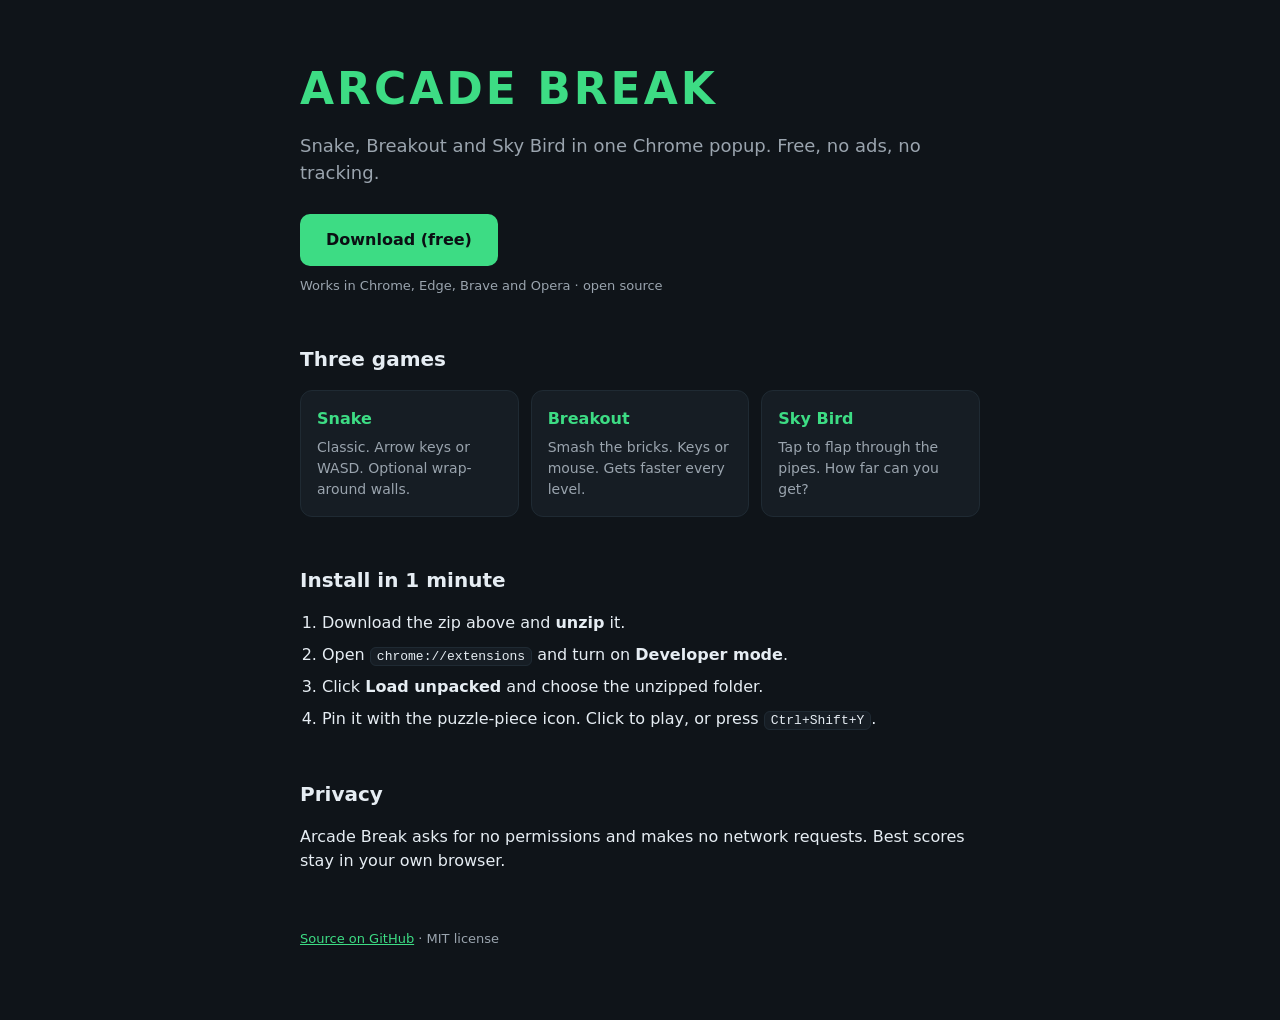
<file: docs/index.html>
﻿<!DOCTYPE html>
<html lang="en">
<head>
  <meta charset="UTF-8">
  <meta name="viewport" content="width=device-width, initial-scale=1">
  <title>Arcade Break</title>
  <meta name="description" content="Snake, Breakout and Sky Bird in one Chrome popup. Free, no ads, no tracking.">
  <style>
    :root { --bg:#0f1419; --card:#161d24; --line:#1f2a33; --text:#e6edf3; --muted:#9aa4ae; --green:#3ddc84; }
    * { box-sizing: border-box; margin: 0; padding: 0; }
    body { background: var(--bg); color: var(--text); font-family: "Segoe UI", system-ui, -apple-system, sans-serif; line-height: 1.5; }
    .wrap { max-width: 720px; margin: 0 auto; padding: 56px 20px 72px; }
    h1 { font-size: 44px; letter-spacing: 3px; color: var(--green); }
    .tag { margin-top: 10px; font-size: 18px; color: var(--muted); }
    .cta { display: inline-block; margin-top: 28px; padding: 14px 26px; font-weight: 700; font-size: 16px; color: #0b0f13; background: var(--green); border-radius: 10px; text-decoration: none; }
    .cta:hover { filter: brightness(1.08); }
    .sub { margin-top: 10px; font-size: 13px; color: var(--muted); }
    h2 { margin: 48px 0 16px; font-size: 20px; }
    .games { display: grid; grid-template-columns: repeat(auto-fit, minmax(190px, 1fr)); gap: 12px; }
    .card { background: var(--card); border: 1px solid var(--line); border-radius: 12px; padding: 16px; }
    .card b { color: var(--green); }
    .card p { margin-top: 6px; font-size: 14px; color: var(--muted); }
    ol { padding-left: 22px; }
    li { margin: 8px 0; }
    code { background: var(--card); border: 1px solid var(--line); border-radius: 6px; padding: 1px 6px; font-size: 13px; }
    a { color: var(--green); }
    footer { margin-top: 56px; font-size: 13px; color: var(--muted); }
  </style>
</head>
<body>
  <div class="wrap">
    <h1>ARCADE BREAK</h1>
    <p class="tag">Snake, Breakout and Sky Bird in one Chrome popup. Free, no ads, no tracking.</p>
    <a class="cta" href="https://github.com/theanamsaqib/arcade-break/releases/latest/download/arcade-break-extension.zip">Download (free)</a>
    <p class="sub">Works in Chrome, Edge, Brave and Opera &middot; open source</p>

    <h2>Three games</h2>
    <div class="games">
      <div class="card"><b>Snake</b><p>Classic. Arrow keys or WASD. Optional wrap-around walls.</p></div>
      <div class="card"><b>Breakout</b><p>Smash the bricks. Keys or mouse. Gets faster every level.</p></div>
      <div class="card"><b>Sky Bird</b><p>Tap to flap through the pipes. How far can you get?</p></div>
    </div>

    <h2>Install in 1 minute</h2>
    <ol>
      <li>Download the zip above and <b>unzip</b> it.</li>
      <li>Open <code>chrome://extensions</code> and turn on <b>Developer mode</b>.</li>
      <li>Click <b>Load unpacked</b> and choose the unzipped folder.</li>
      <li>Pin it with the puzzle-piece icon. Click to play, or press <code>Ctrl+Shift+Y</code>.</li>
    </ol>

    <h2>Privacy</h2>
    <p>Arcade Break asks for no permissions and makes no network requests. Best scores stay in your own browser.</p>

    <footer>
      <a href="https://github.com/theanamsaqib/arcade-break">Source on GitHub</a> &middot; MIT license
    </footer>
  </div>
</body>
</html>
</file>
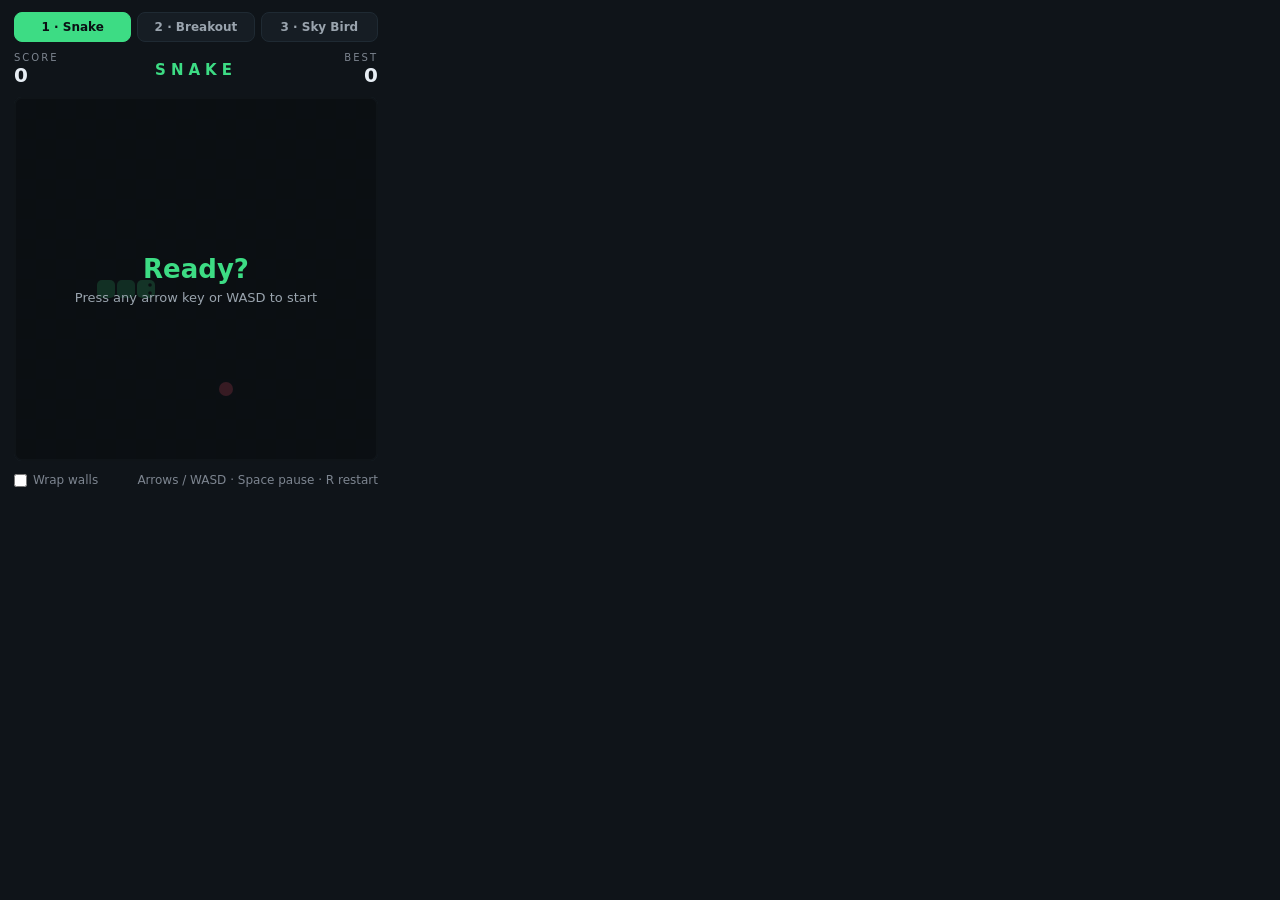
<file: popup.html>
<!DOCTYPE html>
<html lang="en">
<head>
  <meta charset="UTF-8">
  <title>Arcade Break</title>
  <link rel="stylesheet" href="popup.css">
</head>
<body>
  <div class="wrap">
    <nav class="tabs">
      <button class="tab" data-game="snake">1 &middot; Snake</button>
      <button class="tab" data-game="breakout">2 &middot; Breakout</button>
      <button class="tab" data-game="bird">3 &middot; Sky Bird</button>
    </nav>

    <header>
      <div class="stat"><span class="label">SCORE</span><span id="score">0</span></div>
      <div class="title" id="gameTitle">SNAKE</div>
      <div class="stat right"><span class="label">BEST</span><span id="best">0</span></div>
    </header>

    <div class="board" id="board">
      <canvas id="game" width="360" height="360"></canvas>
      <div id="overlay" class="overlay hidden">
        <div id="overlayTitle">Ready?</div>
        <div id="overlaySub"></div>
      </div>
    </div>

    <footer>
      <label class="toggle hidden" id="wrapLabel">
        <input type="checkbox" id="wrap">
        <span>Wrap walls</span>
      </label>
      <span class="hint" id="hint"></span>
    </footer>
  </div>

  <script src="arcade.js"></script>
  <script src="snake.js"></script>
  <script src="breakout.js"></script>
  <script src="bird.js"></script>
  <script src="popup.js"></script>
</body>
</html>
</file>
<file: popup.css>
* { box-sizing: border-box; margin: 0; padding: 0; }

body {
  width: 392px;
  background: #0f1419;
  color: #e6edf3;
  font-family: "Segoe UI", system-ui, -apple-system, sans-serif;
  user-select: none;
}

.wrap { padding: 12px 14px 14px; }

.tabs {
  display: flex;
  gap: 6px;
  margin-bottom: 10px;
}

.tab {
  flex: 1;
  padding: 7px 4px;
  font: inherit;
  font-size: 12px;
  font-weight: 600;
  color: #9aa4ae;
  background: #161d24;
  border: 1px solid #1f2a33;
  border-radius: 8px;
  cursor: pointer;
}
.tab:hover { color: #e6edf3; }
.tab.active {
  color: #0b0f13;
  background: #3ddc84;
  border-color: #3ddc84;
}

header {
  display: flex;
  align-items: center;
  justify-content: space-between;
  margin-bottom: 10px;
}

.title {
  font-weight: 800;
  letter-spacing: 5px;
  font-size: 15px;
  color: #3ddc84;
}

.stat { display: flex; flex-direction: column; min-width: 70px; }
.stat.right { align-items: flex-end; }
.label { font-size: 10px; letter-spacing: 2px; color: #7d8590; }
.stat span:last-child { font-size: 20px; font-weight: 700; }

.board { position: relative; width: 364px; height: 364px; }

canvas {
  display: block;
  border: 2px solid #1f2a33;
  border-radius: 8px;
  background: #0b0f13;
}

.overlay {
  position: absolute;
  inset: 0;
  display: flex;
  flex-direction: column;
  align-items: center;
  justify-content: center;
  gap: 6px;
  background: rgba(11, 15, 19, 0.82);
  border-radius: 8px;
  text-align: center;
  padding: 20px;
}
.hidden { display: none !important; }
#overlayTitle { font-size: 26px; font-weight: 800; color: #3ddc84; }
#overlaySub { font-size: 13px; color: #9aa4ae; }

footer {
  display: flex;
  justify-content: space-between;
  align-items: center;
  gap: 10px;
  margin-top: 10px;
  font-size: 12px;
  color: #7d8590;
  min-height: 18px;
}

.toggle { display: flex; align-items: center; gap: 6px; cursor: pointer; white-space: nowrap; }
.toggle input { accent-color: #3ddc84; cursor: pointer; }
.hint { margin-left: auto; text-align: right; }
</file>
